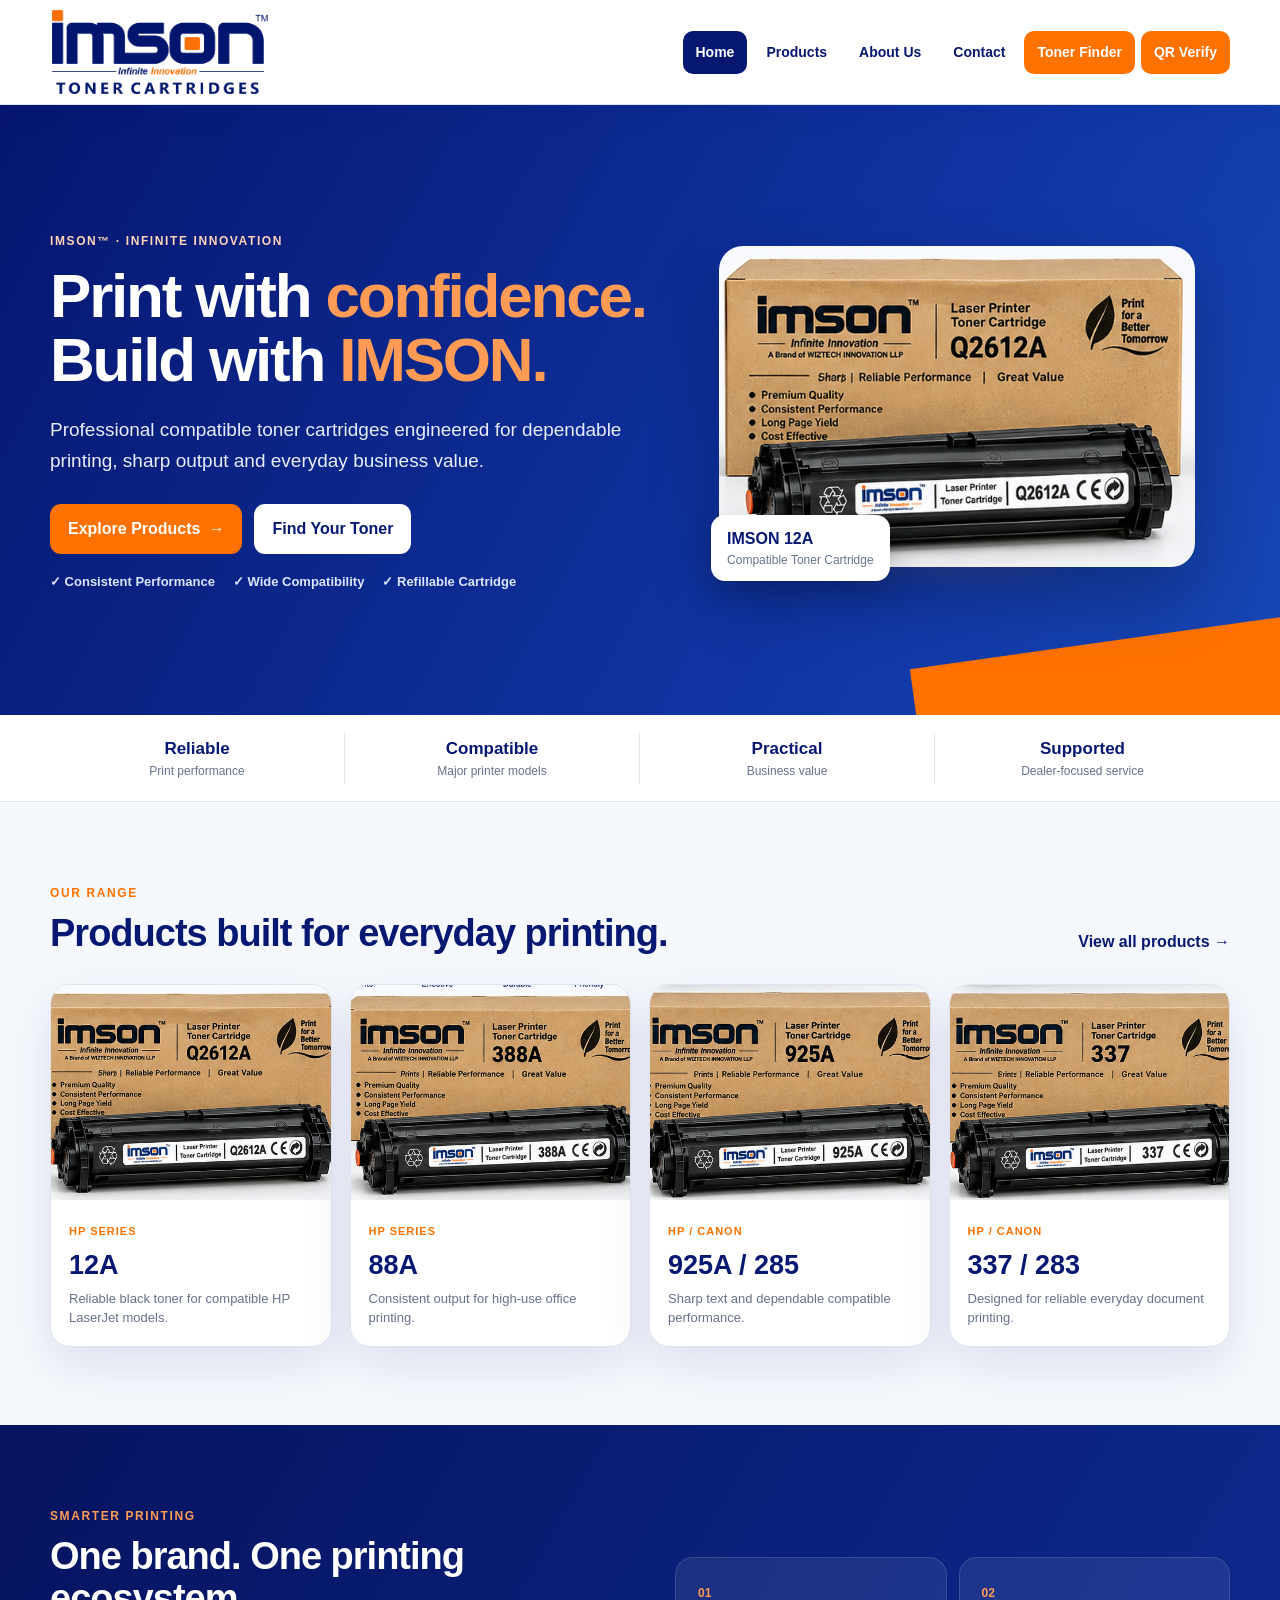
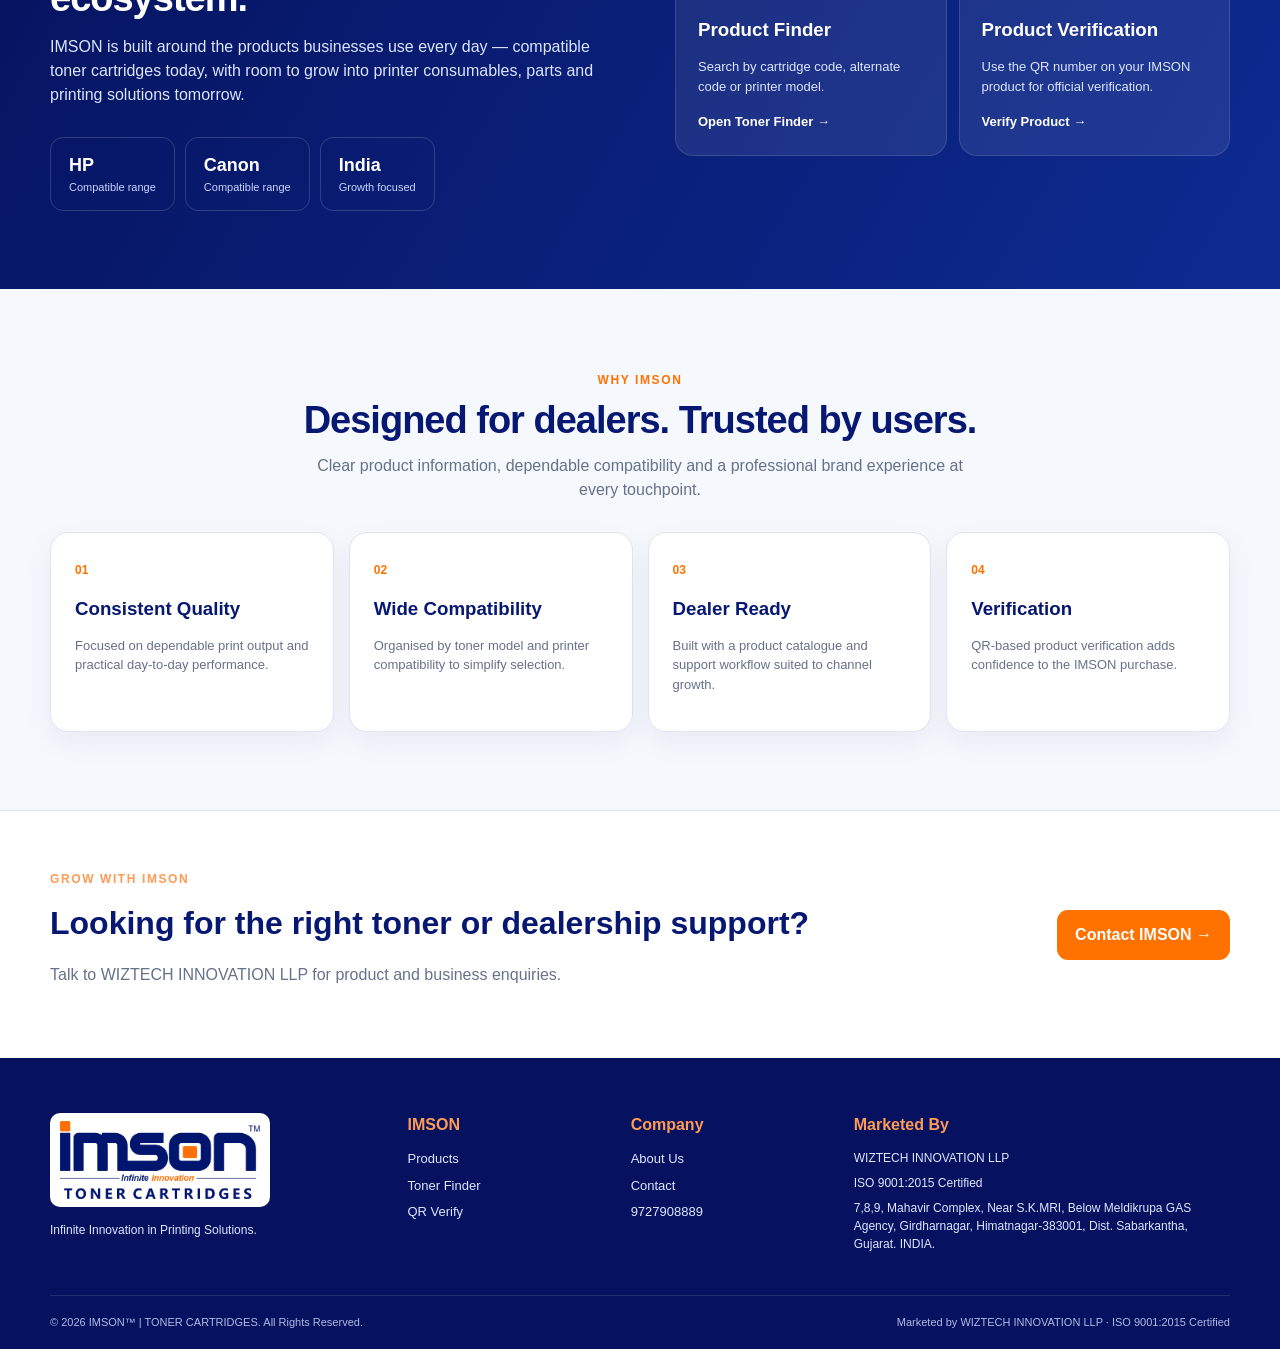
<file: index.html>
<!doctype html><html lang="en"><head><meta charset="utf-8"><meta name="viewport" content="width=device-width,initial-scale=1"><title>IMSON™ | TONER CARTRIDGES</title><meta name="description" content="IMSON™ compatible toner cartridges and professional printing solutions from WIZTECH INNOVATION LLP."><link rel="stylesheet" href="styles.css"><link rel="icon" type="image/jpeg" href="Fevicon.jpg"><link rel="shortcut icon" type="image/jpeg" href="Fevicon.jpg"></head><body><header class="site-header"><div class="container header-inner"><a class="brand-link" href="index.html" aria-label="IMSON Home"><img class="site-logo" src="imson-logo.png" alt="IMSON™ Toner Cartridges"></a><button class="nav-toggle" aria-label="Open menu" aria-expanded="false">☰</button><nav class="site-nav" aria-label="Main navigation"><a class="active" href="index.html">Home</a><a class="" href="products.html">Products</a><a class="" href="about.html">About Us</a><a class="" href="contact.html">Contact</a><a class="special " href="toner-finder.html">Toner Finder</a><a class="special " href="qr-verification.html">QR Verify</a></nav></div></header><main>
<section class="hero hero-home"><div class="container hero-layout"><div class="hero-copy"><span class="kicker">IMSON™ · Infinite Innovation</span><h1>Print with <span>confidence.</span><br>Build with <span>IMSON.</span></h1><p>Professional compatible toner cartridges engineered for dependable printing, sharp output and everyday business value.</p><div class="hero-actions"><a class="btn btn-orange" href="products.html">Explore Products <b>→</b></a><a class="btn btn-light" href="toner-finder.html">Find Your Toner</a></div><div class="hero-points"><span>✓ Consistent Performance</span><span>✓ Wide Compatibility</span><span>✓ Refillable Cartridge</span></div></div><div class="hero-product"><div class="product-glow"></div><img src="hero-product.png" alt="IMSON 12A toner cartridge and box"><div class="hero-product-label"><b>IMSON 12A</b><span>Compatible Toner Cartridge</span></div></div></div></section>
<section class="trust-strip"><div class="container trust-grid"><div><strong>Reliable</strong><span>Print performance</span></div><div><strong>Compatible</strong><span>Major printer models</span></div><div><strong>Practical</strong><span>Business value</span></div><div><strong>Supported</strong><span>Dealer-focused service</span></div></div></section>
<section class="section section-products"><div class="container"><div class="section-head"><div><span class="eyebrow">OUR RANGE</span><h2>Products built for everyday printing.</h2></div><a class="text-link" href="products.html">View all products →</a></div><div class="home-product-grid"><a class="product-tile" href="products.html#12a"><img src="product-12a.png" alt="IMSON 12A"><div><span>HP Series</span><h3>12A</h3><p>Reliable black toner for compatible HP LaserJet models.</p></div></a><a class="product-tile" href="products.html#88a"><img src="product-88a.png" alt="IMSON 88A"><div><span>HP Series</span><h3>88A</h3><p>Consistent output for high-use office printing.</p></div></a><a class="product-tile" href="products.html#925"><img src="product-925a.png" alt="IMSON 925A"><div><span>HP / Canon</span><h3>925A / 285</h3><p>Sharp text and dependable compatible performance.</p></div></a><a class="product-tile" href="products.html#337"><img src="product-337.png" alt="IMSON 337"><div><span>HP / Canon</span><h3>337 / 283</h3><p>Designed for reliable everyday document printing.</p></div></a></div></div></section>
<section class="section dark-section"><div class="container split-section"><div><span class="eyebrow orange">SMARTER PRINTING</span><h2>One brand. One printing ecosystem.</h2><p>IMSON is built around the products businesses use every day — compatible toner cartridges today, with room to grow into printer consumables, parts and printing solutions tomorrow.</p><div class="mini-stats"><div><b>HP</b><span>Compatible range</span></div><div><b>Canon</b><span>Compatible range</span></div><div><b>India</b><span>Growth focused</span></div></div></div><div class="feature-panel"><div><span class="icon">01</span><h3>Product Finder</h3><p>Search by cartridge code, alternate code or printer model.</p><a href="toner-finder.html">Open Toner Finder →</a></div><div><span class="icon">02</span><h3>Product Verification</h3><p>Use the QR number on your IMSON product for official verification.</p><a href="qr-verification.html">Verify Product →</a></div></div></div></section>
<section class="section"><div class="container"><div class="section-head center"><div><span class="eyebrow">WHY IMSON</span><h2>Designed for dealers. Trusted by users.</h2><p>Clear product information, dependable compatibility and a professional brand experience at every touchpoint.</p></div></div><div class="benefit-grid"><article><b>01</b><h3>Consistent Quality</h3><p>Focused on dependable print output and practical day-to-day performance.</p></article><article><b>02</b><h3>Wide Compatibility</h3><p>Organised by toner model and printer compatibility to simplify selection.</p></article><article><b>03</b><h3>Dealer Ready</h3><p>Built with a product catalogue and support workflow suited to channel growth.</p></article><article><b>04</b><h3>Verification</h3><p>QR-based product verification adds confidence to the IMSON purchase.</p></article></div></div></section>
<section class="cta-band"><div class="container"><div><span class="eyebrow orange">GROW WITH IMSON</span><h2>Looking for the right toner or dealership support?</h2><p>Talk to WIZTECH INNOVATION LLP for product and business enquiries.</p></div><a class="btn btn-orange" href="contact.html">Contact IMSON →</a></div></section>
</main><footer class="site-footer"><div class="container footer-grid"><div><img src="imson-logo.png" class="footer-logo" alt="IMSON™ Toner Cartridges"><p class="footer-tag">Infinite Innovation in Printing Solutions.</p></div><div><h4>IMSON</h4><a href="products.html">Products</a><a href="toner-finder.html">Toner Finder</a><a href="qr-verification.html">QR Verify</a></div><div><h4>Company</h4><a href="about.html">About Us</a><a href="contact.html">Contact</a><a href="tel:9727908889">9727908889</a></div><div><h4>Marketed By</h4><p>WIZTECH INNOVATION LLP</p><p>ISO 9001:2015 Certified</p><p>7,8,9, Mahavir Complex, Near S.K.MRI, Below Meldikrupa GAS Agency, Girdharnagar, Himatnagar-383001, Dist. Sabarkantha, Gujarat. INDIA.</p></div></div><div class="container footer-bottom"><span>© 2026 IMSON™ | TONER CARTRIDGES. All Rights Reserved.</span><span>Marketed by WIZTECH INNOVATION LLP · ISO 9001:2015 Certified</span></div></footer><script>document.addEventListener('DOMContentLoaded',()=>{const b=document.querySelector('.nav-toggle'),n=document.querySelector('.site-nav');if(b){b.addEventListener('click',()=>{n.classList.toggle('open');b.setAttribute('aria-expanded',n.classList.contains('open'))});}document.querySelectorAll('.site-nav a').forEach(a=>a.addEventListener('click',()=>n.classList.remove('open')))});</script></body></html>
</file>
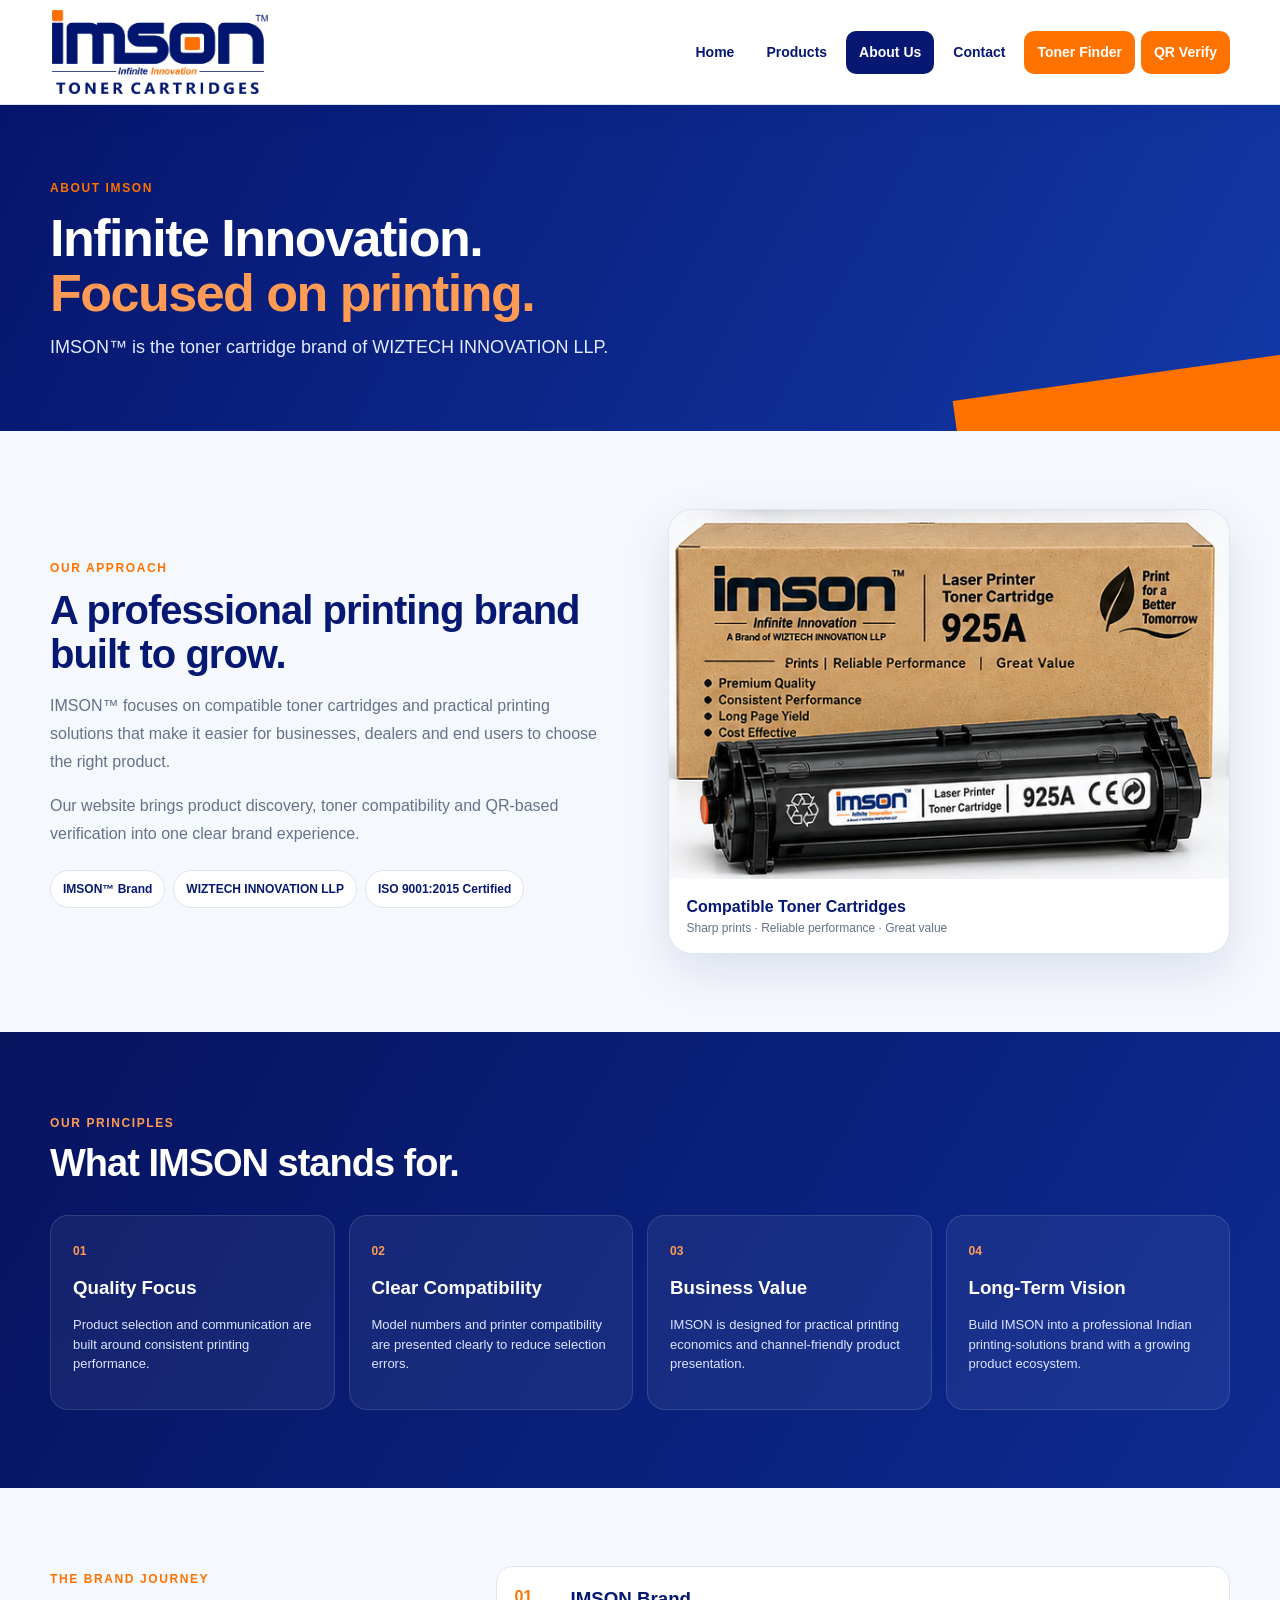
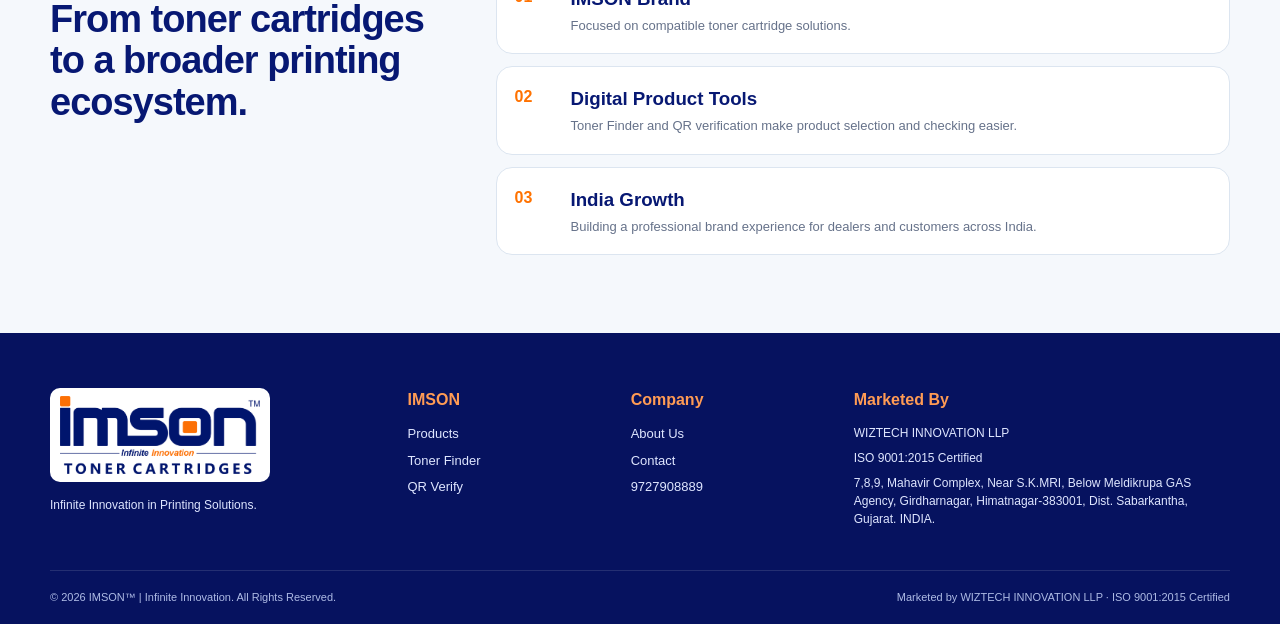
<file: about.html>
<!doctype html><html lang="en"><head><meta charset="utf-8"><meta name="viewport" content="width=device-width,initial-scale=1"><title>About Us | IMSON™</title><meta name="description" content="Learn about IMSON™ and WIZTECH INNOVATION LLP."><link rel="stylesheet" href="styles.css"><link rel="icon" type="image/jpeg" href="Fevicon.jpg"><link rel="shortcut icon" type="image/jpeg" href="Fevicon.jpg"></head><body><header class="site-header"><div class="container header-inner"><a class="brand-link" href="index.html" aria-label="IMSON Home"><img class="site-logo" src="imson-logo.png" alt="IMSON™ Toner Cartridges"></a><button class="nav-toggle" aria-label="Open menu" aria-expanded="false">☰</button><nav class="site-nav" aria-label="Main navigation"><a class="" href="index.html">Home</a><a class="" href="products.html">Products</a><a class="active" href="about.html">About Us</a><a class="" href="contact.html">Contact</a><a class="special " href="toner-finder.html">Toner Finder</a><a class="special " href="qr-verification.html">QR Verify</a></nav></div></header><main><section class="inner-hero"><div class="container"><span class="eyebrow">ABOUT IMSON</span><h1>Infinite Innovation.<br><span>Focused on printing.</span></h1><p>IMSON™ is the toner cartridge brand of WIZTECH INNOVATION LLP.</p></div></section><section class="section"><div class="container story-grid"><div><span class="eyebrow">OUR APPROACH</span><h2>A professional printing brand built to grow.</h2><p>IMSON™ focuses on compatible toner cartridges and practical printing solutions that make it easier for businesses, dealers and end users to choose the right product.</p><p>Our website brings product discovery, toner compatibility and QR-based verification into one clear brand experience.</p><div class="about-badges"><span>IMSON™ Brand</span><span>WIZTECH INNOVATION LLP</span><span>ISO 9001:2015 Certified</span></div></div><div class="about-visual"><img src="product-925a.png" alt="IMSON toner cartridge range"><div class="visual-caption"><b>Compatible Toner Cartridges</b><span>Sharp prints · Reliable performance · Great value</span></div></div></div></section><section class="section dark-section"><div class="container"><div class="section-head"><div><span class="eyebrow orange">OUR PRINCIPLES</span><h2>What IMSON stands for.</h2></div></div><div class="principle-grid"><article><span>01</span><h3>Quality Focus</h3><p>Product selection and communication are built around consistent printing performance.</p></article><article><span>02</span><h3>Clear Compatibility</h3><p>Model numbers and printer compatibility are presented clearly to reduce selection errors.</p></article><article><span>03</span><h3>Business Value</h3><p>IMSON is designed for practical printing economics and channel-friendly product presentation.</p></article><article><span>04</span><h3>Long-Term Vision</h3><p>Build IMSON into a professional Indian printing-solutions brand with a growing product ecosystem.</p></article></div></div></section><section class="section"><div class="container timeline"><div><span class="eyebrow">THE BRAND JOURNEY</span><h2>From toner cartridges to a broader printing ecosystem.</h2></div><div class="timeline-list"><div><b>01</b><h3>IMSON Brand</h3><p>Focused on compatible toner cartridge solutions.</p></div><div><b>02</b><h3>Digital Product Tools</h3><p>Toner Finder and QR verification make product selection and checking easier.</p></div><div><b>03</b><h3>India Growth</h3><p>Building a professional brand experience for dealers and customers across India.</p></div></div></div></section></main><footer class="site-footer"><div class="container footer-grid"><div><img src="imson-logo.png" class="footer-logo" alt="IMSON™ Toner Cartridges"><p class="footer-tag">Infinite Innovation in Printing Solutions.</p></div><div><h4>IMSON</h4><a href="products.html">Products</a><a href="toner-finder.html">Toner Finder</a><a href="qr-verification.html">QR Verify</a></div><div><h4>Company</h4><a href="about.html">About Us</a><a href="contact.html">Contact</a><a href="tel:9727908889">9727908889</a></div><div><h4>Marketed By</h4><p>WIZTECH INNOVATION LLP</p><p>ISO 9001:2015 Certified</p><p>7,8,9, Mahavir Complex, Near S.K.MRI, Below Meldikrupa GAS Agency, Girdharnagar, Himatnagar-383001, Dist. Sabarkantha, Gujarat. INDIA.</p></div></div><div class="container footer-bottom"><span>© 2026 IMSON™ | Infinite Innovation. All Rights Reserved.</span><span>Marketed by WIZTECH INNOVATION LLP · ISO 9001:2015 Certified</span></div></footer><script>document.addEventListener('DOMContentLoaded',()=>{const b=document.querySelector('.nav-toggle'),n=document.querySelector('.site-nav');if(b){b.addEventListener('click',()=>{n.classList.toggle('open');b.setAttribute('aria-expanded',n.classList.contains('open'))});}document.querySelectorAll('.site-nav a').forEach(a=>a.addEventListener('click',()=>n.classList.remove('open')))});</script></body></html>
</file>
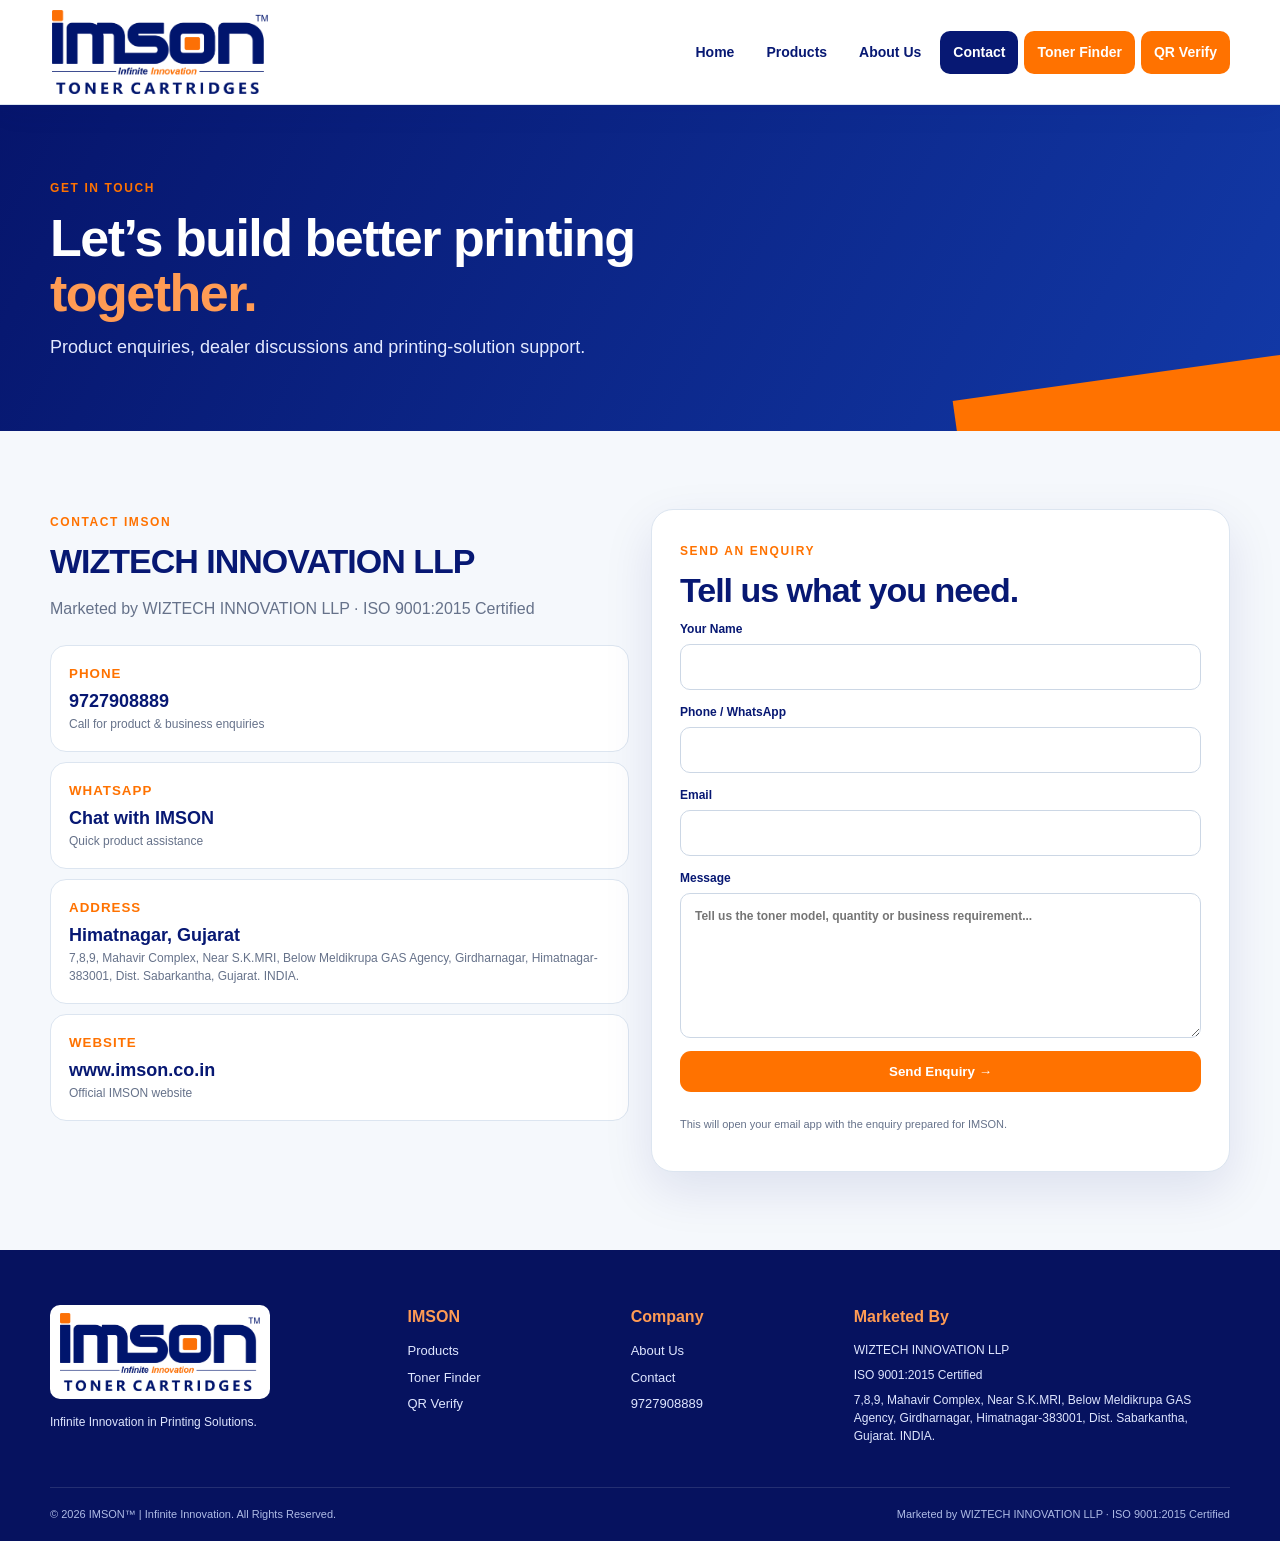
<file: contact.html>
<!doctype html><html lang="en"><head><meta charset="utf-8"><meta name="viewport" content="width=device-width,initial-scale=1"><title>Contact | IMSON™</title><meta name="description" content="Contact IMSON™ and WIZTECH INNOVATION LLP for product and business enquiries."><link rel="stylesheet" href="styles.css"><link rel="icon" type="image/jpeg" href="Fevicon.jpg"><link rel="shortcut icon" type="image/jpeg" href="Fevicon.jpg"></head><body><header class="site-header"><div class="container header-inner"><a class="brand-link" href="index.html" aria-label="IMSON Home"><img class="site-logo" src="imson-logo.png" alt="IMSON™ Toner Cartridges"></a><button class="nav-toggle" aria-label="Open menu" aria-expanded="false">☰</button><nav class="site-nav" aria-label="Main navigation"><a class="" href="index.html">Home</a><a class="" href="products.html">Products</a><a class="" href="about.html">About Us</a><a class="active" href="contact.html">Contact</a><a class="special " href="toner-finder.html">Toner Finder</a><a class="special " href="qr-verification.html">QR Verify</a></nav></div></header><main><section class="inner-hero"><div class="container"><span class="eyebrow">GET IN TOUCH</span><h1>Let’s build better printing<br><span>together.</span></h1><p>Product enquiries, dealer discussions and printing-solution support.</p></div></section><section class="section"><div class="container contact-layout"><div class="contact-info"><span class="eyebrow">CONTACT IMSON</span><h2>WIZTECH INNOVATION LLP</h2><p class="contact-lead">Marketed by WIZTECH INNOVATION LLP · ISO 9001:2015 Certified</p><div class="contact-cards"><a href="tel:9727908889"><small>PHONE</small><strong>9727908889</strong><span>Call for product & business enquiries</span></a><a href="https://wa.me/919727908889" target="_blank"><small>WHATSAPP</small><strong>Chat with IMSON</strong><span>Quick product assistance</span></a><div><small>ADDRESS</small><strong>Himatnagar, Gujarat</strong><span>7,8,9, Mahavir Complex, Near S.K.MRI, Below Meldikrupa GAS Agency, Girdharnagar, Himatnagar-383001, Dist. Sabarkantha, Gujarat. INDIA.</span></div><div><small>WEBSITE</small><strong>www.imson.co.in</strong><span>Official IMSON website</span></div></div></div><div class="contact-form-card"><span class="eyebrow">SEND AN ENQUIRY</span><h2>Tell us what you need.</h2><form class="contact-form" onsubmit="sendMail(event)"><label>Your Name<input id="name" required></label><label>Phone / WhatsApp<input id="phone" required></label><label>Email<input id="email" type="email"></label><label>Message<textarea id="message" required placeholder="Tell us the toner model, quantity or business requirement..."></textarea></label><button class="btn btn-orange" type="submit">Send Enquiry →</button><p class="note">This will open your email app with the enquiry prepared for IMSON.</p></form></div></div></section></main><footer class="site-footer"><div class="container footer-grid"><div><img src="imson-logo.png" class="footer-logo" alt="IMSON™ Toner Cartridges"><p class="footer-tag">Infinite Innovation in Printing Solutions.</p></div><div><h4>IMSON</h4><a href="products.html">Products</a><a href="toner-finder.html">Toner Finder</a><a href="qr-verification.html">QR Verify</a></div><div><h4>Company</h4><a href="about.html">About Us</a><a href="contact.html">Contact</a><a href="tel:9727908889">9727908889</a></div><div><h4>Marketed By</h4><p>WIZTECH INNOVATION LLP</p><p>ISO 9001:2015 Certified</p><p>7,8,9, Mahavir Complex, Near S.K.MRI, Below Meldikrupa GAS Agency, Girdharnagar, Himatnagar-383001, Dist. Sabarkantha, Gujarat. INDIA.</p></div></div><div class="container footer-bottom"><span>© 2026 IMSON™ | Infinite Innovation. All Rights Reserved.</span><span>Marketed by WIZTECH INNOVATION LLP · ISO 9001:2015 Certified</span></div></footer><script>function sendMail(e){e.preventDefault();let n=encodeURIComponent(document.getElementById('name').value),p=encodeURIComponent(document.getElementById('phone').value),m=encodeURIComponent(document.getElementById('message').value+'
Phone: '+document.getElementById('phone').value+'
Email: '+document.getElementById('email').value);location.href='mailto:support@imson.co.in?subject=IMSON Website Enquiry - '+n+'&body='+m}</script><script>document.addEventListener('DOMContentLoaded',()=>{const b=document.querySelector('.nav-toggle'),n=document.querySelector('.site-nav');if(b){b.addEventListener('click',()=>{n.classList.toggle('open');b.setAttribute('aria-expanded',n.classList.contains('open'))});}document.querySelectorAll('.site-nav a').forEach(a=>a.addEventListener('click',()=>n.classList.remove('open')))});</script></body></html>
</file>
<file: styles.css>
:root{--navy:#071873;--navy2:#153caf;--orange:#ff7200;--orange2:#ff9b54;--ink:#101a35;--muted:#66728a;--bg:#f5f8fc;--white:#fff;--line:#dce5f0;--soft:#edf3fa;--green:#16823e;--shadow:0 18px 50px rgba(7,24,115,.10)}
*{box-sizing:border-box}html{scroll-behavior:smooth}body{margin:0;font-family:Inter,Arial,Helvetica,sans-serif;background:var(--bg);color:var(--ink);line-height:1.5}img{max-width:100%}a{color:inherit}.container{width:min(1180px,calc(100% - 36px));margin:0 auto}.site-header{position:sticky;top:0;z-index:50;background:rgba(255,255,255,.96);backdrop-filter:blur(14px);border-bottom:1px solid var(--line);box-shadow:0 6px 28px rgba(7,24,115,.06)}.header-inner{min-height:104px;display:flex;align-items:center;justify-content:space-between;gap:24px}.brand-link{display:flex;align-items:center;line-height:0}.site-logo{display:block;width:220px;height:auto;max-height:84px;object-fit:contain}.site-nav{display:flex;align-items:center;gap:6px}.site-nav a{padding:11px 13px;border-radius:10px;text-decoration:none;font-weight:800;font-size:14px;color:var(--navy);white-space:nowrap}.site-nav a:hover,.site-nav a.active{background:var(--navy);color:#fff}.site-nav a.special{background:var(--orange);color:#fff}.site-nav a.special:hover,.site-nav a.special.active{background:#e76000}.nav-toggle{display:none;border:0;background:var(--navy);color:#fff;border-radius:10px;padding:10px 12px;font-size:20px}.hero{color:#fff}.hero-home{background:linear-gradient(118deg,#06166f 0%,#1036a5 68%,#1747b5 100%);overflow:hidden;position:relative}.hero-home:after{content:"";position:absolute;right:-120px;bottom:-100px;width:480px;height:180px;background:var(--orange);transform:rotate(-8deg)}.hero-layout{min-height:610px;display:grid;grid-template-columns:1.05fr .95fr;align-items:center;gap:30px;position:relative;z-index:1}.kicker,.eyebrow{display:inline-block;color:#ffd4b8;font-size:12px;font-weight:900;letter-spacing:1.6px;text-transform:uppercase}.eyebrow{color:var(--orange);margin-bottom:7px}.hero-copy h1{font-size:62px;line-height:1.03;letter-spacing:-2.2px;margin:12px 0 22px;color:#fff}.hero-copy h1 span{color:#ff9b54}.hero-copy>p{font-size:19px;line-height:1.65;color:#e8edff;max-width:650px;margin:0}.hero-actions{display:flex;gap:12px;flex-wrap:wrap;margin:28px 0 18px}.btn{display:inline-flex;align-items:center;justify-content:center;gap:8px;padding:13px 18px;border:0;border-radius:11px;text-decoration:none;font-weight:900;cursor:pointer}.btn-orange{background:var(--orange);color:#fff}.btn-orange:hover{background:#e56100}.btn-light{background:#fff;color:var(--navy)}.btn-navy{background:var(--navy);color:#fff}.hero-points{display:flex;gap:18px;flex-wrap:wrap;color:#dce6ff;font-size:13px;font-weight:700}.hero-product{position:relative;padding:35px}.hero-product img{position:relative;z-index:2;width:100%;border-radius:24px;box-shadow:0 30px 70px rgba(0,0,0,.24);background:#fff}.product-glow{position:absolute;inset:12% 3% 7%;background:radial-gradient(circle,rgba(255,114,0,.32),transparent 65%);filter:blur(12px)}.hero-product-label{position:absolute;z-index:3;left:5%;bottom:7%;background:#fff;border-radius:14px;padding:12px 16px;box-shadow:0 12px 30px rgba(0,0,0,.18);display:flex;flex-direction:column}.hero-product-label b{color:var(--navy);font-size:16px}.hero-product-label span{font-size:12px;color:var(--muted)}.trust-strip{background:#fff;border-bottom:1px solid var(--line)}.trust-grid{display:grid;grid-template-columns:repeat(4,1fr);padding:18px 0}.trust-grid>div{padding:3px 24px;border-right:1px solid var(--line);display:flex;flex-direction:column;align-items:center;text-align:center}.trust-grid>div:last-child{border-right:0}.trust-grid strong{color:var(--navy);font-size:17px}.trust-grid span{font-size:12px;color:var(--muted)}.section{padding:78px 0}.section-head{display:flex;align-items:end;justify-content:space-between;gap:20px;margin-bottom:30px}.section-head.center{justify-content:center;text-align:center}.section h2{font-size:38px;line-height:1.1;margin:4px 0 0;letter-spacing:-1px;color:var(--navy)}.section-head p{max-width:680px;color:var(--muted);margin:12px auto 0}.text-link{color:var(--navy);font-weight:900;text-decoration:none}.home-product-grid{display:grid;grid-template-columns:repeat(4,1fr);gap:18px}.product-tile{background:#fff;border:1px solid var(--line);border-radius:20px;overflow:hidden;text-decoration:none;box-shadow:var(--shadow);transition:.2s}.product-tile:hover{transform:translateY(-4px);box-shadow:0 24px 55px rgba(7,24,115,.15)}.product-tile img{width:100%;aspect-ratio:1.3/1;object-fit:cover;display:block}.product-tile>div{padding:18px}.product-tile span{font-size:11px;text-transform:uppercase;letter-spacing:1px;color:var(--orange);font-weight:900}.product-tile h3{font-size:27px;color:var(--navy);margin:3px 0}.product-tile p{color:var(--muted);font-size:13px;margin:0}.dark-section{background:linear-gradient(120deg,#06135f,#0d2b91);color:#fff}.dark-section h2{color:#fff}.dark-section p{color:#dce5ff}.orange{color:#ff9b54!important}.split-section{display:grid;grid-template-columns:1fr 1fr;gap:70px;align-items:center}.mini-stats{display:flex;gap:10px;margin-top:30px}.mini-stats>div{border:1px solid rgba(255,255,255,.16);padding:14px 18px;border-radius:13px;min-width:110px}.mini-stats b{display:block;color:#fff;font-size:18px}.mini-stats span{display:block;font-size:11px;color:#cbd6ff}.feature-panel{display:grid;grid-template-columns:1fr 1fr;gap:12px}.feature-panel>div{background:rgba(255,255,255,.08);border:1px solid rgba(255,255,255,.12);border-radius:18px;padding:22px}.feature-panel .icon{color:#ff9b54;font-weight:900;font-size:12px}.feature-panel h3{margin:12px 0 6px}.feature-panel p{font-size:13px}.feature-panel a{color:#fff;font-weight:900;text-decoration:none;font-size:13px}.benefit-grid{display:grid;grid-template-columns:repeat(4,1fr);gap:15px}.benefit-grid article{background:#fff;border:1px solid var(--line);border-radius:18px;padding:24px;box-shadow:0 10px 30px rgba(7,24,115,.06)}.benefit-grid b{color:var(--orange);font-size:12px}.benefit-grid h3{color:var(--navy);margin:14px 0 6px}.benefit-grid p{color:var(--muted);font-size:13px}.cta-band{background:#fff;border-top:1px solid var(--line);padding:55px 0}.cta-band>.container{display:flex;align-items:center;justify-content:space-between;gap:25px}.cta-band h2{color:var(--navy);font-size:32px;margin:4px 0}.cta-band p{color:var(--muted)}.inner-hero{background:linear-gradient(118deg,#06156c,#1239a7);color:#fff;padding:70px 0;position:relative;overflow:hidden}.inner-hero:after{content:"";position:absolute;right:-100px;bottom:-75px;width:420px;height:135px;background:var(--orange);transform:rotate(-8deg)}.inner-hero .container{position:relative;z-index:1}.inner-hero h1{font-size:52px;line-height:1.05;margin:7px 0 14px;letter-spacing:-1.5px}.inner-hero h1 span{color:#ff9b54}.inner-hero p{font-size:18px;color:#e4eaff;max-width:650px;margin:0}.catalog-toolbar{display:flex;align-items:end;justify-content:space-between;gap:25px;margin-bottom:18px}.catalog-toolbar h2{margin:0;color:var(--navy);font-size:30px}.catalog-search{display:flex;gap:9px;width:min(610px,100%)}.catalog-search input{flex:1;border:1px solid var(--line);border-radius:11px;padding:14px 15px;font-size:15px}.catalog-status{color:var(--muted);font-size:13px;margin-bottom:15px}.catalog-grid{display:grid;grid-template-columns:repeat(2,1fr);gap:20px}.catalog-card{background:#fff;border:1px solid var(--line);border-radius:22px;overflow:hidden;box-shadow:var(--shadow);display:grid;grid-template-columns:.92fr 1.08fr}.catalog-image{background:#f7f9fc;display:flex;align-items:center;justify-content:center;min-height:300px}.catalog-image img{width:100%;height:100%;object-fit:cover}.catalog-body{padding:24px}.catalog-family{color:var(--orange);font-size:11px;text-transform:uppercase;font-weight:900;letter-spacing:1px}.catalog-body h3{font-size:29px;color:var(--navy);margin:5px 0 0}.catalog-alt{font-size:13px;color:var(--muted);font-weight:700}.catalog-body p{color:var(--muted);font-size:13px}.catalog-specs{display:grid;grid-template-columns:1fr 1fr;border-top:1px solid var(--line);border-bottom:1px solid var(--line);padding:12px 0;margin:16px 0}.catalog-specs span{font-size:12px;color:var(--muted)}.catalog-specs b{display:block;color:var(--navy);font-size:11px;text-transform:uppercase}.compat-list{font-size:12px;margin-bottom:16px}.compat-list>b{display:block;color:var(--navy);margin-bottom:6px}.compat-list span{display:inline-block;background:#eef4fb;color:#2d4b77;padding:5px 7px;border-radius:999px;margin:2px}.empty-card{grid-column:1/-1;background:#fff;border:1px dashed #cdd7e5;padding:35px;text-align:center;color:var(--muted);border-radius:18px}.soft-section{background:#edf3fa}.product-note{display:flex;align-items:center;justify-content:space-between;gap:20px}.story-grid{display:grid;grid-template-columns:1fr 1fr;gap:55px;align-items:center}.story-grid h2{font-size:40px;color:var(--navy);line-height:1.1}.story-grid p{color:var(--muted);font-size:16px;line-height:1.75}.about-badges{display:flex;gap:8px;flex-wrap:wrap;margin-top:22px}.about-badges span{border:1px solid var(--line);background:#fff;padding:9px 12px;border-radius:999px;font-size:12px;font-weight:800;color:var(--navy)}.about-visual{background:#fff;border:1px solid var(--line);border-radius:24px;overflow:hidden;box-shadow:var(--shadow)}.about-visual img{display:block;width:100%}.visual-caption{padding:16px 18px;display:flex;flex-direction:column}.visual-caption b{color:var(--navy)}.visual-caption span{font-size:12px;color:var(--muted)}.principle-grid{display:grid;grid-template-columns:repeat(4,1fr);gap:14px}.principle-grid article{border:1px solid rgba(255,255,255,.12);background:rgba(255,255,255,.06);border-radius:18px;padding:22px}.principle-grid span{color:#ff9b54;font-weight:900;font-size:12px}.principle-grid h3{margin:12px 0 6px}.principle-grid p{font-size:13px}.timeline{display:grid;grid-template-columns:.7fr 1.3fr;gap:50px}.timeline h2{font-size:38px;color:var(--navy)}.timeline-list{display:grid;gap:12px}.timeline-list>div{display:grid;grid-template-columns:44px 1fr;column-gap:12px;padding:18px;border:1px solid var(--line);background:#fff;border-radius:16px}.timeline-list b{grid-row:1/3;color:var(--orange)}.timeline-list h3{margin:0;color:var(--navy)}.timeline-list p{margin:3px 0 0;color:var(--muted);font-size:13px}.contact-layout{display:grid;grid-template-columns:1fr 1fr;gap:22px}.contact-info h2,.contact-form-card h2{font-size:34px;color:var(--navy);margin:5px 0 10px}.contact-lead{color:var(--muted)}.contact-cards{display:grid;gap:10px;margin-top:24px}.contact-cards>a,.contact-cards>div{display:flex;flex-direction:column;text-decoration:none;background:#fff;border:1px solid var(--line);border-radius:16px;padding:18px}.contact-cards small{color:var(--orange);font-weight:900;letter-spacing:1px}.contact-cards strong{color:var(--navy);font-size:18px;margin-top:4px}.contact-cards span{color:var(--muted);font-size:12px}.contact-form-card{background:#fff;border:1px solid var(--line);border-radius:22px;padding:28px;box-shadow:var(--shadow)}.contact-form{display:grid;gap:13px}.contact-form label{font-size:12px;color:var(--navy);font-weight:900}.contact-form input,.contact-form textarea{display:block;width:100%;margin-top:6px;padding:13px 14px;border:1px solid #ccd7e5;border-radius:10px;font:inherit}.contact-form textarea{min-height:145px;resize:vertical}.note{font-size:11px;color:var(--muted)}.site-footer{background:#06125f;color:#fff;padding:55px 0 0}.footer-grid{display:grid;grid-template-columns:1.2fr .7fr .7fr 1.4fr;gap:35px}.footer-logo{width:220px;height:auto;filter:none;opacity:1;background:#fff;padding:8px 10px;border-radius:10px;object-fit:contain}.footer-tag{color:#cdd8ff;font-size:12px}.site-footer h4{margin:0 0 12px;color:#ff9b54}.site-footer a{display:block;text-decoration:none;color:#dfe6ff;font-size:13px;margin:7px 0}.site-footer p{font-size:12px;color:#dfe6ff;margin:7px 0}.footer-bottom{border-top:1px solid rgba(255,255,255,.12);margin-top:35px;padding:18px 0;display:flex;justify-content:space-between;gap:20px;color:#aebbe5;font-size:11px}.finder-hero,.qr-hero{padding:58px 0}.finder-hero h1,.qr-hero h1{font-size:48px}.finder-hero p,.qr-hero p{max-width:760px}.verify-search{display:flex;gap:10px;max-width:700px;margin-top:22px}.verify-search input{flex:1;border:0;border-radius:11px;padding:14px 15px;font-size:15px}.finder-hero + main,.qr-hero + main{margin-top:0!important}.finder-hero + main{max-width:none!important;padding:0!important}.finder-hero + main .search-box,.finder-hero + main .results-box,.finder-hero + main .admin-box{border-radius:18px}.finder-hero + main .search-box{margin:32px auto 0;max-width:1180px}.finder-hero + main .info-box,.finder-hero + main .results-box,.finder-hero + main .admin-box{max-width:1180px;margin-left:auto;margin-right:auto}.finder-hero + main .info-box{margin-top:14px}.finder-hero + main .results-box{margin-top:14px}.finder-hero + main .admin-box{margin-top:14px}.qr-hero + main{width:min(1180px,calc(100% - 36px));margin:30px auto!important;padding:0!important}.qr-hero + main .hero{display:none}.qr-hero + main #publicProducts{margin-top:0}.site-footer + script + script{}.site-header + main{}.site-footer .footer-logo{filter:none;object-fit:contain}
@media(max-width:1050px){.site-logo{width:210px;max-height:80px}.site-nav a{font-size:13px;padding:10px}.hero-copy h1{font-size:51px}.home-product-grid{grid-template-columns:repeat(2,1fr)}.benefit-grid,.principle-grid{grid-template-columns:repeat(2,1fr)}.catalog-grid{grid-template-columns:1fr}.footer-grid{grid-template-columns:1fr 1fr}.story-grid,.timeline,.contact-layout,.split-section{grid-template-columns:1fr}}
@media(max-width:760px){.container{width:min(100% - 24px,1180px)}.site-header{position:sticky}.header-inner{min-height:86px;flex-wrap:wrap;padding:10px 0}.brand-link{margin:auto}.site-logo{width:190px;max-height:74px}.nav-toggle{display:block;position:absolute;right:0;top:17px}.site-nav{display:none;width:100%;flex-direction:column;align-items:stretch;padding:5px 0 10px}.site-nav.open{display:flex}.site-nav a{text-align:center}.hero-layout{grid-template-columns:1fr;min-height:auto;padding:65px 0 85px}.hero-copy h1{font-size:42px}.hero-product{padding:10px 12px}.hero-product-label{left:8%;bottom:3%}.trust-grid{grid-template-columns:1fr 1fr}.trust-grid>div:nth-child(2){border-right:0}.trust-grid>div{padding:10px 8px;border-bottom:1px solid var(--line)}.section{padding:58px 0}.section-head,.catalog-toolbar,.product-note,.cta-band>.container{align-items:flex-start;flex-direction:column}.section h2{font-size:31px}.home-product-grid,.benefit-grid,.principle-grid{grid-template-columns:1fr}.split-section{gap:30px}.feature-panel{grid-template-columns:1fr}.inner-hero h1,.finder-hero h1,.qr-hero h1{font-size:40px}.inner-hero{padding:55px 0}.catalog-search{width:100%;flex-direction:column}.catalog-card{grid-template-columns:1fr}.catalog-image{min-height:220px}.story-grid{gap:28px}.timeline{gap:28px}.footer-grid{grid-template-columns:1fr 1fr}.footer-bottom{flex-direction:column}.verify-search{flex-direction:column}.qr-hero + main{width:min(100% - 24px,1180px)} }
@media(max-width:480px){.hero-copy h1{font-size:36px}.hero-copy>p{font-size:16px}.hero-points{font-size:11px;gap:8px}.home-product-grid{gap:12px}.product-tile>div{padding:14px}.footer-grid{grid-template-columns:1fr}.site-footer{padding-top:40px}}
</file>
